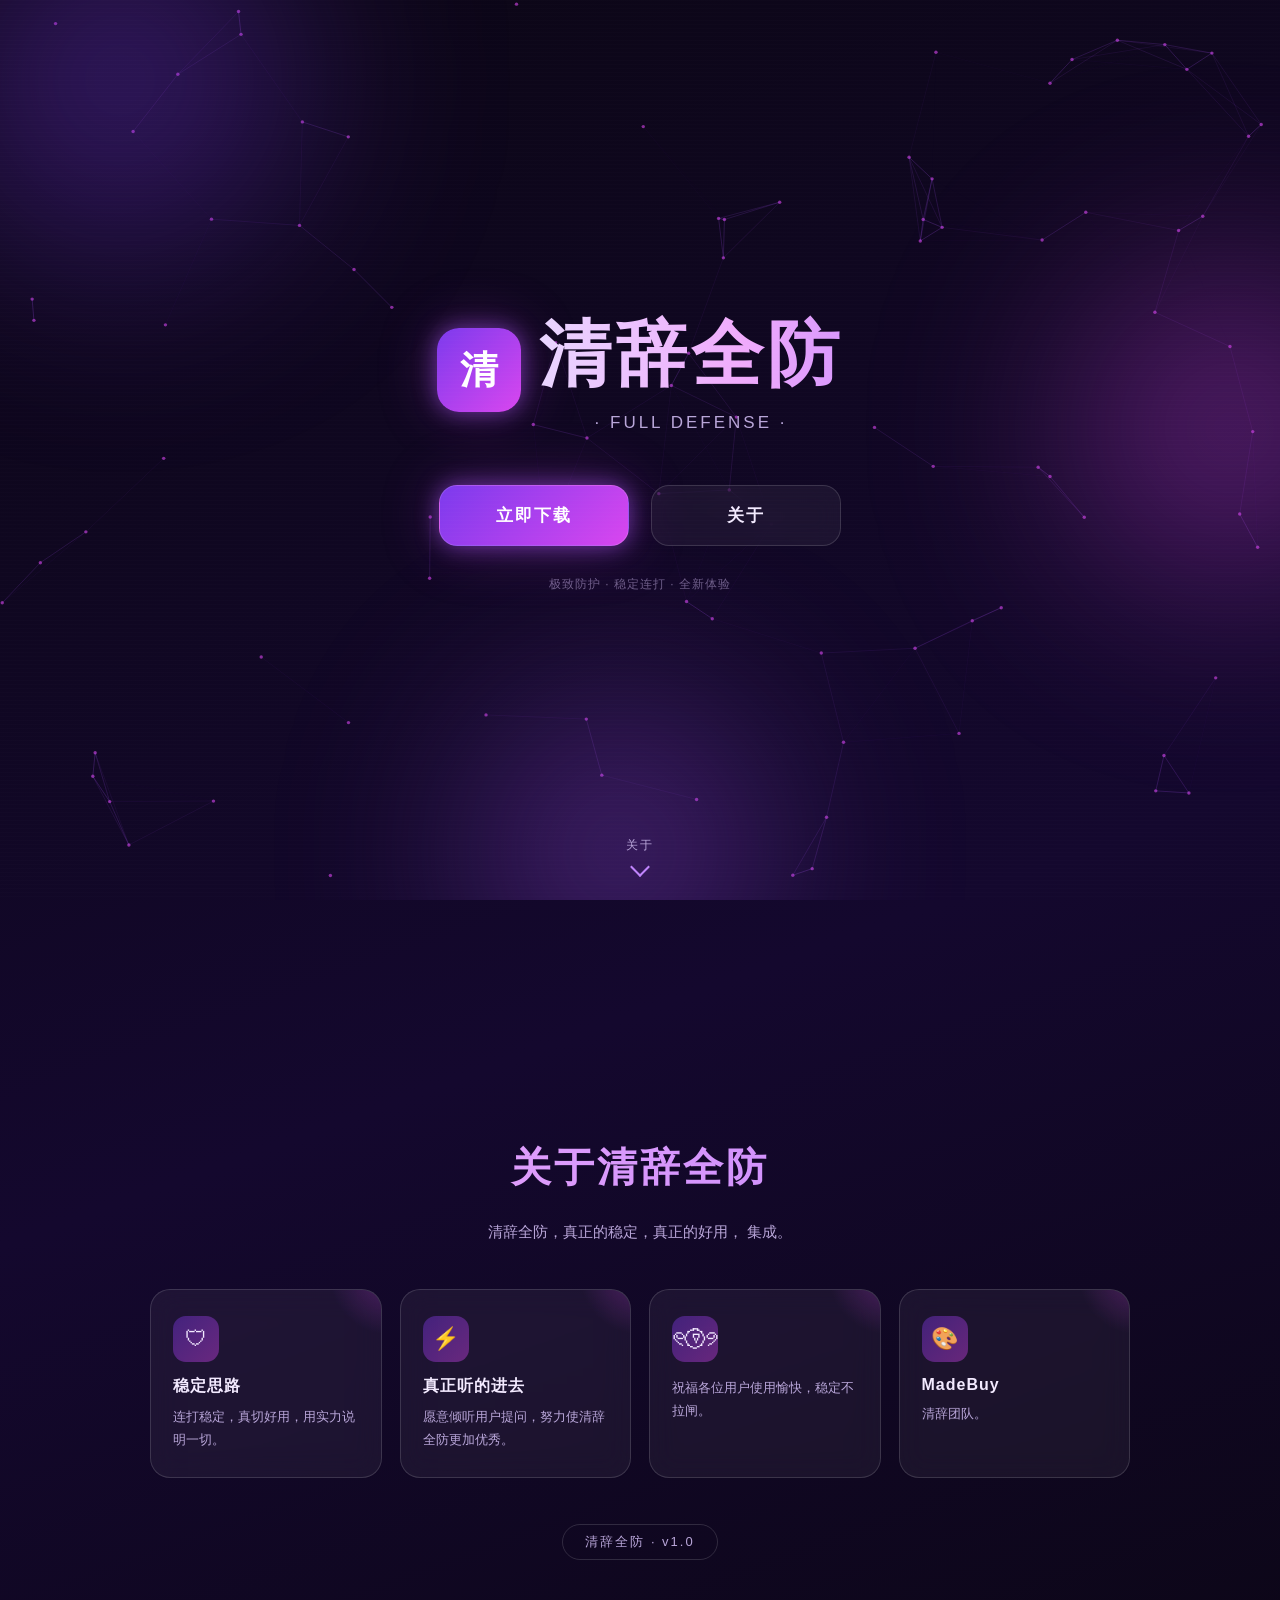
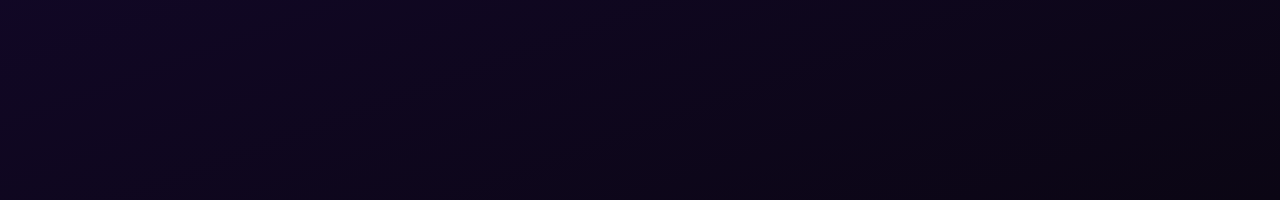
<file: 清辞全防.html>
<!DOCTYPE html>
<html lang="zh-CN">
<head>
<meta charset="UTF-8">
<meta name="viewport" content="width=device-width, initial-scale=1.0">
<title>清辞全防</title>
<link rel="icon" href="data:image/svg+xml,%3Csvg xmlns='http://www.w3.org/2000/svg' viewBox='0 0 100 100'%3E%3Cdefs%3E%3ClinearGradient id='g' x1='0' y1='0' x2='1' y2='1'%3E%3Cstop offset='0' stop-color='%237c3aed'/%3E%3Cstop offset='1' stop-color='%23d946ef'/%3E%3C/linearGradient%3E%3C/defs%3E%3Cpath d='M50 6 L88 22 V50 C88 72 72 86 50 94 C28 86 12 72 12 50 V22 Z' fill='url(%23g)'/%3E%3Ctext x='50' y='64' font-size='42' text-anchor='middle' fill='white' font-family='Arial' font-weight='bold'%3E清%3C/text%3E%3C/svg%3E">
<style>
  /* ============ 基础 ============ */
  * { margin: 0; padding: 0; box-sizing: border-box; }

  :root {
    --bg-0: #0b0614;
    --bg-1: #14082e;
    --purple-1: #7c3aed;
    --purple-2: #a855f7;
    --purple-3: #c084fc;
    --pink: #d946ef;
    --pink-light: #f0abfc;
    --text: #f3eaff;
    --text-dim: #b9a6d9;
    --glass: rgba(255, 255, 255, 0.05);
    --glass-border: rgba(255, 255, 255, 0.14);
    --glow: 0 0 22px rgba(168, 85, 247, .55), 0 0 60px rgba(217, 70, 239, .25);
  }

  html { scroll-behavior: smooth; }

  body {
    font-family: "PingFang SC", "HarmonyOS Sans SC", "Microsoft YaHei", -apple-system, sans-serif;
    background: linear-gradient(160deg, var(--bg-0), var(--bg-1) 55%, var(--bg-0));
    color: var(--text);
    overflow-x: hidden;
  }

  /* ============ 科技感背景层 ============ */
  #bg { position: fixed; inset: 0; z-index: 0; pointer-events: none; }

  .aurora { position: fixed; inset: 0; z-index: 0; pointer-events: none; overflow: hidden; }
  .orb {
    position: absolute; border-radius: 50%; filter: blur(95px); opacity: .5;
  }
  .orb-1 { width: 520px; height: 520px; top: -180px; left: -140px;
           background: radial-gradient(circle, #7c3aed, transparent 70%);
           animation: drift 14s ease-in-out infinite alternate; }
  .orb-2 { width: 460px; height: 460px; top: 22%; right: -180px;
           background: radial-gradient(circle, #d946ef, transparent 70%);
           animation: drift 18s ease-in-out infinite alternate-reverse; }
  .orb-3 { width: 420px; height: 420px; bottom: -160px; left: 32%;
           background: radial-gradient(circle, #a855f7, transparent 70%);
           animation: drift 16s ease-in-out infinite alternate; }
  @keyframes drift {
    0%   { transform: translate(0, 0) scale(1); }
    100% { transform: translate(60px, -40px) scale(1.15); }
  }

  /* 扫描线 */
  .scanlines {
    position: fixed; inset: 0; z-index: 2; pointer-events: none; opacity: .5;
    background: repeating-linear-gradient(
      to bottom,
      rgba(255, 255, 255, 0.025) 0px,
      rgba(255, 255, 255, 0.025) 1px,
      transparent 1px,
      transparent 4px
    );
  }

  /* ============ 全屏页面 ============ */
  .page {
    position: relative; z-index: 1;
    min-height: 100vh;
    display: flex; flex-direction: column;
    align-items: center; justify-content: center;
    padding: 48px 22px;
    scroll-snap-align: start;
  }

  .wrap { max-width: 980px; width: 100%; }

  /* ============ 首页按钮页 ============ */
  .brand { display: flex; align-items: center; justify-content: center; gap: 18px; margin-bottom: 26px; }

  .logo {
    width: 84px; height: 84px; border-radius: 22px;
    background: linear-gradient(135deg, var(--purple-1), var(--pink));
    display: flex; align-items: center; justify-content: center;
    font-size: 38px; font-weight: 800; color: #fff;
    box-shadow: var(--glow);
    animation: logoFloat 4s ease-in-out infinite;
  }
  @keyframes logoFloat {
    0%, 100% { transform: translateY(0); }
    50% { transform: translateY(-10px); }
  }

  h1 {
    font-size: clamp(40px, 9vw, 72px);
    font-weight: 800; letter-spacing: 4px;
    background: linear-gradient(90deg, #e9d5ff, #f0abfc, #c084fc, #f0abfc);
    background-size: 200% auto;
    -webkit-background-clip: text; background-clip: text; -webkit-text-fill-color: transparent;
    animation: shine 5s linear infinite;
    word-break: keep-all;
  }
  @keyframes shine {
    to { background-position: 200% center; }
  }

  .slogan {
    margin-top: 10px; font-size: clamp(13px, 2.6vw, 17px); color: var(--text-dim);
    letter-spacing: 3px; text-align: center; word-break: break-word;
  }

  /* 按钮组 */
  .actions { display: flex; gap: 22px; margin-top: 52px; justify-content: center; flex-wrap: wrap; }

  .btn {
    position: relative; overflow: hidden;
    min-width: 190px; padding: 18px 44px; border-radius: 18px;
    font-size: 17px; font-weight: 700; letter-spacing: 2px;
    text-align: center; text-decoration: none; cursor: pointer;
    border: 1px solid var(--glass-border);
    transition: transform .25s, box-shadow .25s;
    -webkit-tap-highlight-color: transparent;
  }
  .btn::after {
    content: ""; position: absolute; top: 0; left: -120%;
    width: 60%; height: 100%;
    background: linear-gradient(120deg, transparent, rgba(255,255,255,.35), transparent);
    transform: skewX(-20deg); transition: left .55s;
  }
  .btn:hover::after { left: 140%; }

  .btn-primary {
    color: #fff;
    background: linear-gradient(135deg, var(--purple-1), var(--pink));
    box-shadow: var(--glow);
  }
  .btn-primary:hover {
    transform: translateY(-4px) scale(1.03);
    box-shadow: 0 0 32px rgba(217, 70, 239, .8), 0 0 80px rgba(124, 58, 237, .4);
  }

  .btn-ghost {
    color: var(--text);
    background: var(--glass);
    backdrop-filter: blur(12px);
  }
  .btn-ghost:hover {
    transform: translateY(-4px) scale(1.03);
    border-color: var(--purple-3);
    box-shadow: 0 0 24px rgba(168, 85, 247, .35);
  }

  .hint {
    margin-top: 30px; font-size: 12px; color: rgba(185, 166, 217, .55);
    letter-spacing: 1px; text-align: center;
  }

  .scroll-hint {
    position: absolute; bottom: 26px; left: 50%; transform: translateX(-50%);
    color: var(--text-dim); font-size: 12px; letter-spacing: 2px;
    display: flex; flex-direction: column; align-items: center; gap: 6px;
    animation: bob 2.2s ease-in-out infinite;
  }
  @keyframes bob {
    0%, 100% { transform: translateX(-50%) translateY(0); }
    50% { transform: translateX(-50%) translateY(8px); }
  }
  .scroll-hint .arrow {
    width: 14px; height: 14px; border-right: 2px solid var(--purple-3); border-bottom: 2px solid var(--purple-3);
    transform: rotate(45deg);
  }

  /* ============ 关于页 ============ */
  .about-title {
    font-size: clamp(26px, 6vw, 40px); font-weight: 800; letter-spacing: 3px;
    background: linear-gradient(90deg, #f0abfc, #c084fc);
    -webkit-background-clip: text; background-clip: text; -webkit-text-fill-color: transparent;
    text-align: center;
  }

  .about-desc {
    margin: 22px auto 0; max-width: 720px;
    font-size: 15px; line-height: 2; color: var(--text-dim);
    text-align: center; word-break: break-word;
  }

  .cards { display: grid; grid-template-columns: repeat(auto-fit, minmax(230px, 1fr)); gap: 18px; margin-top: 42px; }

  .card {
    background: var(--glass);
    border: 1px solid var(--glass-border);
    border-radius: 20px;
    padding: 26px 22px;
    backdrop-filter: blur(14px);
    transition: transform .3s, border-color .3s, box-shadow .3s;
    position: relative; overflow: hidden;
  }
  .card::before {
    content: ""; position: absolute; top: -40%; right: -30%;
    width: 120px; height: 120px; border-radius: 50%;
    background: radial-gradient(circle, rgba(217, 70, 239, .28), transparent 70%);
  }
  .card:hover {
    transform: translateY(-6px);
    border-color: var(--purple-3);
    box-shadow: 0 12px 34px rgba(124, 58, 237, .28);
  }
  .card .ico {
    width: 46px; height: 46px; border-radius: 13px;
    background: linear-gradient(135deg, rgba(124,58,237,.4), rgba(217,70,239,.4));
    display: flex; align-items: center; justify-content: center;
    font-size: 22px; margin-bottom: 14px;
  }
  .card h3 { font-size: 16px; margin-bottom: 8px; letter-spacing: 1px; }
  .card p { font-size: 13px; color: var(--text-dim); line-height: 1.8; }

  .about-foot {
    margin-top: 46px; text-align: center;
  }
  .about-foot .ver {
    display: inline-block; padding: 8px 22px; border-radius: 999px;
    border: 1px solid var(--glass-border);
    font-size: 13px; color: var(--text-dim); letter-spacing: 2px;
  }

  /* ============ 响应式 ============ */
  @media (max-width: 480px) {
    .btn { min-width: 150px; padding: 16px 30px; font-size: 15px; }
    .actions { gap: 14px; }
  }
</style>
</head>
<body>

<canvas id="bg"></canvas>
<div class="aurora">
  <div class="orb orb-1"></div>
  <div class="orb orb-2"></div>
  <div class="orb orb-3"></div>
</div>
<div class="scanlines"></div>

<!-- ==================== 首页：按钮页（一整个屏幕） ==================== -->
<section class="page" id="home">
  <div class="wrap" style="text-align:center;">
    <div class="brand">
      <div class="logo">清</div>
      <div>
        <h1>清辞全防</h1>
        <p class="slogan">· FULL DEFENSE ·</p>
      </div>
    </div>

    <div class="actions">
      <a class="btn btn-primary" id="downloadBtn" href="javascript:void(0)">立即下载</a>
      <a class="btn btn-ghost" href="#about">关于</a>
    </div>

    <p class="hint">极致防护 · 稳定连打 · 全新体验</p>
  </div>

  <div class="scroll-hint" onclick="document.getElementById('about').scrollIntoView({behavior:'smooth'})">
    <span>关于</span>
    <span class="arrow"></span>
  </div>
</section>

<!-- ==================== 关于页（一整个屏幕） ==================== -->
<section class="page" id="about">
  <div class="wrap">
    <div class="about-title">关于清辞全防</div>
    <p class="about-desc">
      清辞全防，真正的稳定，真正的好用，
      集成。
    </p>

    <div class="cards">
      <div class="card">
        <div class="ico">🛡</div>
        <h3>稳定思路</h3>
        <p>连打稳定，真切好用，用实力说明一切。</p>
      </div>
      <div class="card">
        <div class="ico">⚡</div>
        <h3>真正听的进去</h3>
        <p>愿意倾听用户提问，努力使清辞全防更加优秀。</p>
      </div>
      <div class="card">
        <div class="ico"> ୧⍢⃝୨</div>
        <h3></h3>
        <p>祝福各位用户使用愉快，稳定不拉闸。</p>
      </div>
      <div class="card">
        <div class="ico">🎨</div>
        <h3>MadeBuy</h3>
        <p>清辞团队。</p>
      </div>
    </div>

    <div class="about-foot">
      <span class="ver">清辞全防 · v1.0</span>
    </div>
  </div>
</section>

<script>
  // ⬇⬇⬇⬇⬇⬇ 立即下载按钮的跳转链接，把这里换成你的真实下载地址 ⬇⬇⬇⬇⬇⬇
  const DOWNLOAD_URL = "https://renshu.de5.net/";
  // ⬆⬆⬆⬆⬆⬆⬆⬆⬆⬆⬆⬆⬆⬆⬆⬆⬆⬆⬆⬆⬆⬆⬆⬆⬆⬆⬆⬆⬆⬆⬆⬆⬆⬆⬆⬆

  document.getElementById('downloadBtn').addEventListener('click', function () {
    window.location.href = DOWNLOAD_URL;
  });

  // ============ 粒子科技感背景 ============
  var canvas = document.getElementById('bg');
  var ctx = canvas.getContext('2d');
  var pts = [], w, h;

  function resize() {
    w = canvas.width = window.innerWidth;
    h = canvas.height = window.innerHeight;
    init();
  }

  function init() {
    var count = Math.max(40, Math.min(110, Math.floor(w / 14)));
    pts = [];
    for (var i = 0; i < count; i++) {
      pts.push({
        x: Math.random() * w,
        y: Math.random() * h,
        vx: (Math.random() - 0.5) * 0.7,
        vy: (Math.random() - 0.5) * 0.7
      });
    }
  }

  function tick() {
    ctx.clearRect(0, 0, w, h);
    for (var i = 0; i < pts.length; i++) {
      var p = pts[i];
      p.x += p.vx; p.y += p.vy;
      if (p.x < 0 || p.x > w) p.vx *= -1;
      if (p.y < 0 || p.y > h) p.vy *= -1;
      ctx.beginPath();
      ctx.arc(p.x, p.y, 1.7, 0, Math.PI * 2);
      ctx.fillStyle = 'rgba(217, 70, 239, 0.6)';
      ctx.fill();
    }
    for (var i = 0; i < pts.length; i++) {
      for (var j = i + 1; j < pts.length; j++) {
        var a = pts[i], b = pts[j];
        var d = Math.hypot(a.x - b.x, a.y - b.y);
        if (d < 130) {
          ctx.beginPath();
          ctx.moveTo(a.x, a.y);
          ctx.lineTo(b.x, b.y);
          ctx.strokeStyle = 'rgba(168, 85, 247, ' + (0.28 * (1 - d / 130)) + ')';
          ctx.lineWidth = 1;
          ctx.stroke();
        }
      }
    }
    requestAnimationFrame(tick);
  }

  resize();
  window.addEventListener('resize', resize);
  tick();
</script>
</body>
</html>
</file>
